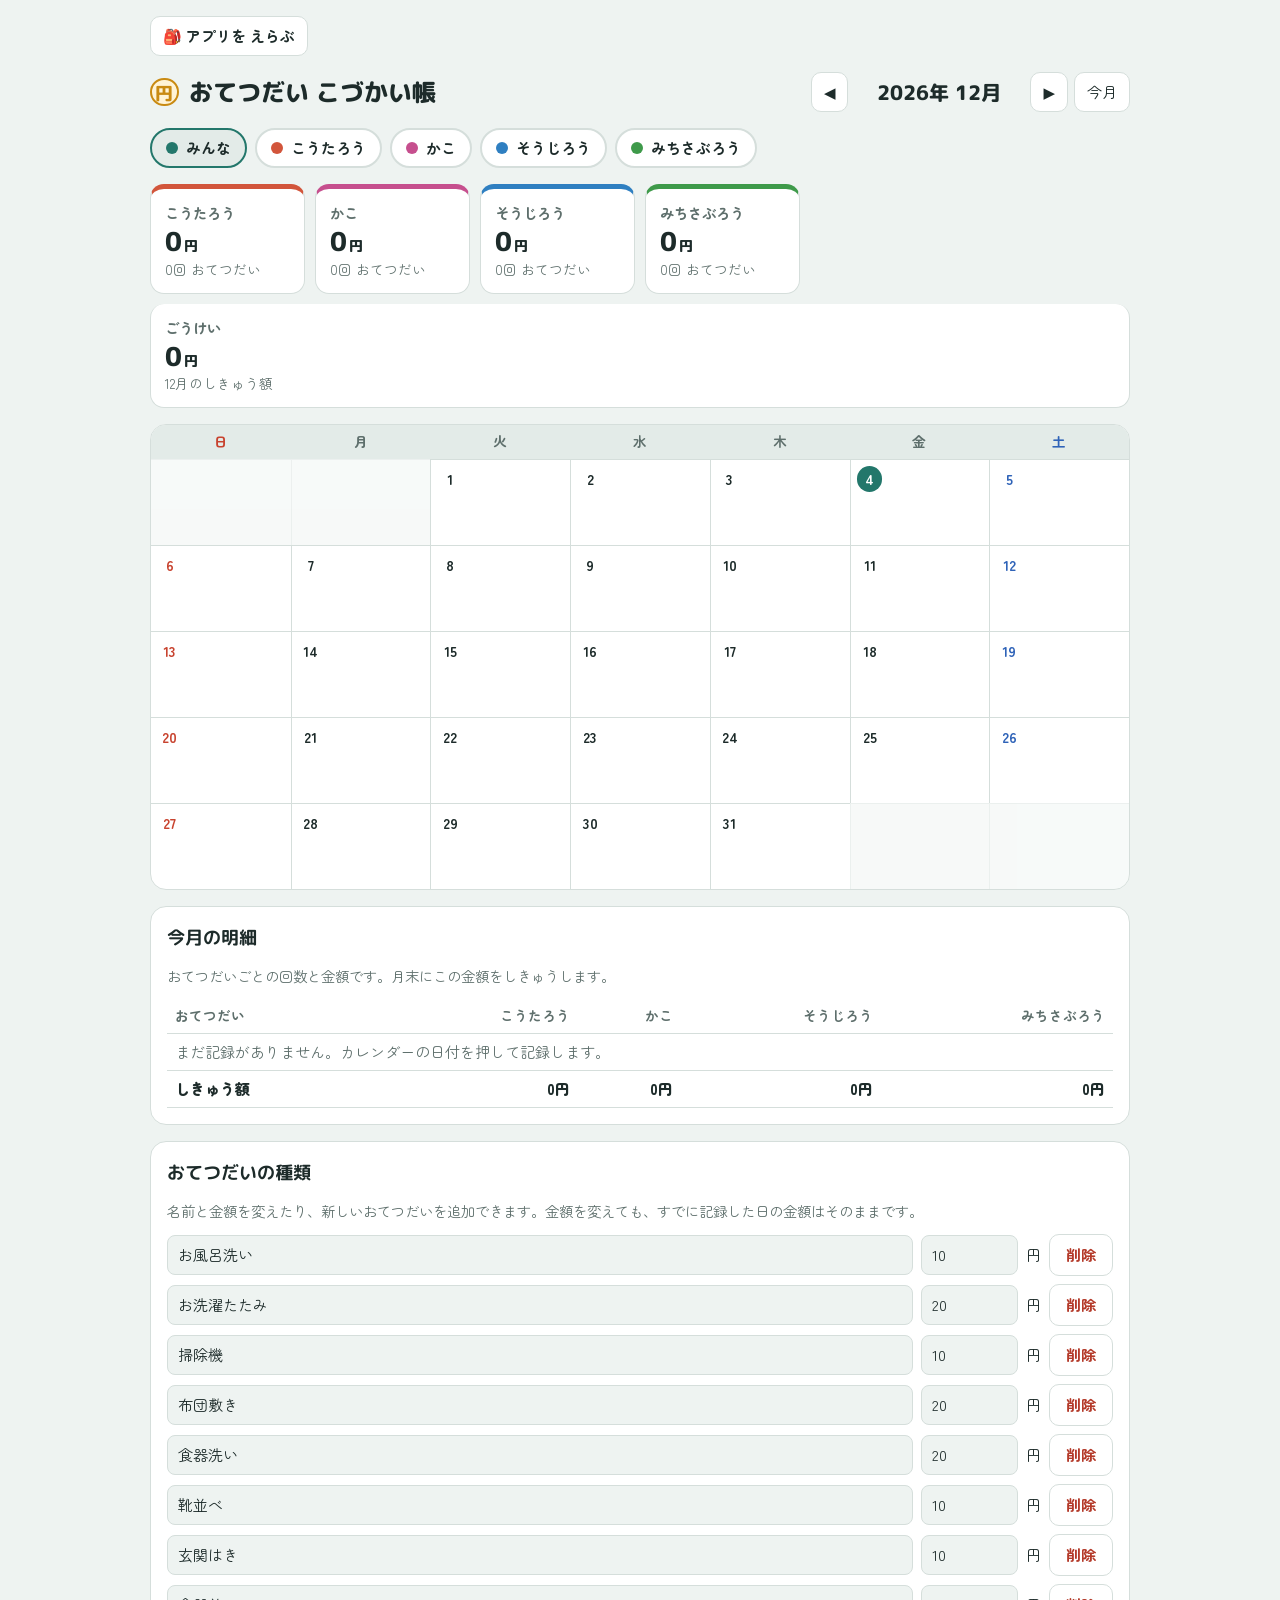
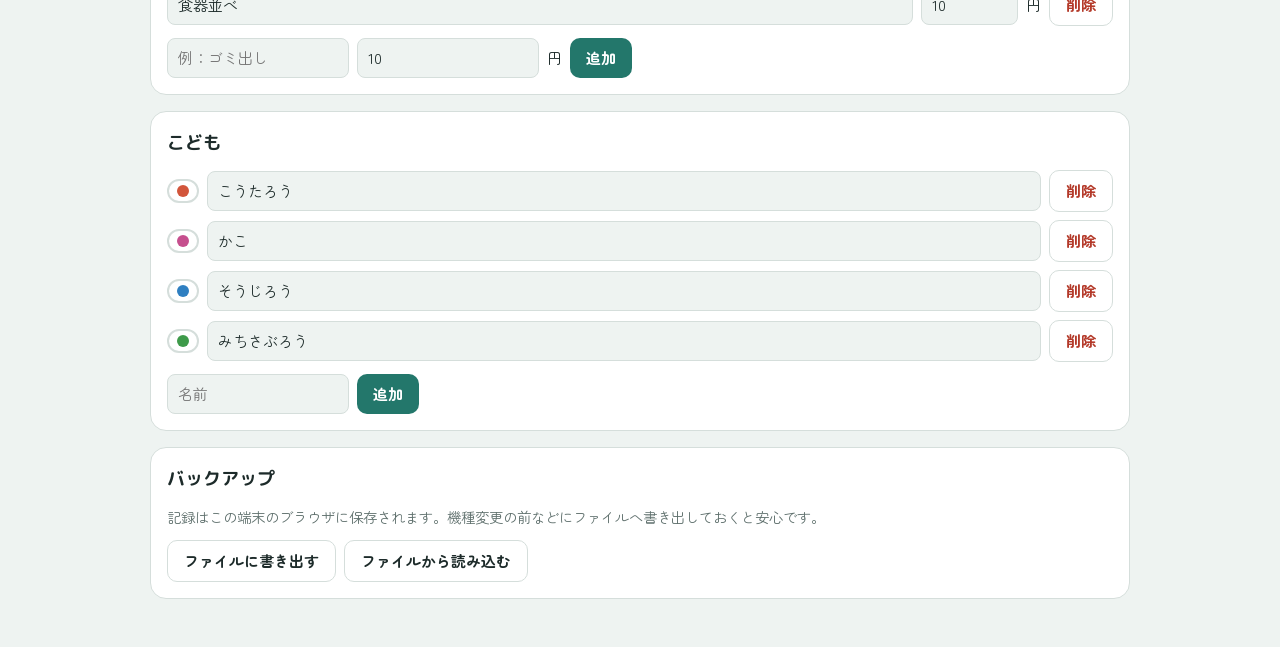
<file: index.html>
<!doctype html>
<html lang="ja">
<head>
<meta charset="utf-8">
<meta name="viewport" content="width=device-width, initial-scale=1, viewport-fit=cover">
<title>おてつだい こづかい帳</title>
<link rel="preconnect" href="https://fonts.googleapis.com">
<link rel="preconnect" href="https://fonts.gstatic.com" crossorigin>
<link rel="stylesheet" href="https://fonts.googleapis.com/css2?family=M+PLUS+Rounded+1c:wght@500;800&family=Zen+Maru+Gothic:wght@500;700&display=swap">
<style>
:root{
  color-scheme: light;
  --bg:#EEF3F1;
  --paper:#FFFFFF;
  --ink:#1D2B2A;
  --muted:#5E6F6C;
  --line:#D5DEDB;
  --soft:#E3EBE8;
  --coin:#C98A12;
  --coin-bg:#FFF3D6;
  --accent:#23776B;
  --accent-ink:#FFFFFF;
  --sun:#C8432F;
  --sat:#2F63B8;
  --today:#23776B;
  --danger:#B43A2A;
  --k0:#D2553B; --k1:#C64F8E; --k2:#2F7FC1; --k3:#3E9A4A; --k4:#8A5CC2; --k5:#C98A12;
}
@media (prefers-color-scheme: dark){
  :root:not([data-theme="light"]){
    color-scheme: dark;
    --bg:#121A19; --paper:#1B2524; --ink:#E6EEEC; --muted:#9AAEAA; --line:#2E3C3A; --soft:#24302F;
    --coin:#F0B73E; --coin-bg:#3A2F16; --accent:#4FB3A3; --accent-ink:#0E1716;
    --sun:#F07A66; --sat:#7EA8F0; --today:#4FB3A3; --danger:#F07A66;
    --k0:#F07A5E; --k1:#E67CB3; --k2:#63A9E8; --k3:#6CC378; --k4:#B08BE6; --k5:#F0B73E;
  }
}
:root[data-theme="dark"]{
  color-scheme: dark;
  --bg:#121A19; --paper:#1B2524; --ink:#E6EEEC; --muted:#9AAEAA; --line:#2E3C3A; --soft:#24302F;
  --coin:#F0B73E; --coin-bg:#3A2F16; --accent:#4FB3A3; --accent-ink:#0E1716;
  --sun:#F07A66; --sat:#7EA8F0; --today:#4FB3A3; --danger:#F07A66;
  --k0:#F07A5E; --k1:#E67CB3; --k2:#63A9E8; --k3:#6CC378; --k4:#B08BE6; --k5:#F0B73E;
}
*{box-sizing:border-box}
[hidden]{display:none!important}
html,body{margin:0}
body{
  background:var(--bg); color:var(--ink);
  font-family:"Zen Maru Gothic","Hiragino Maru Gothic ProN","Hiragino Sans","Noto Sans JP",system-ui,sans-serif;
  font-size:15px; line-height:1.6;
  padding-inline:16px; padding-block:16px 48px;
}
.wrap{max-width:980px;margin:0 auto;display:flex;flex-direction:column;gap:16px}
h1,h2,h3{font-family:"M PLUS Rounded 1c","Zen Maru Gothic",system-ui,sans-serif;margin:0;text-wrap:balance}
button,input,select{font:inherit;color:inherit}
button{cursor:pointer}
:focus-visible{outline:3px solid var(--accent);outline-offset:2px}
.num{font-variant-numeric:tabular-nums}

header.top{display:flex;flex-wrap:wrap;align-items:center;justify-content:space-between;gap:12px}
header.top h1{font-size:1.5rem;font-weight:800;display:flex;align-items:center;gap:10px}
.coin{display:inline-grid;place-items:center;width:1.6em;height:1.6em;border-radius:50%;background:var(--coin-bg);color:var(--coin);border:2px solid var(--coin);font-size:.75em;font-weight:800;flex:none}
.monthnav{display:flex;align-items:center;gap:6px}
.monthnav .label{font-family:"M PLUS Rounded 1c",sans-serif;font-weight:800;font-size:1.25rem;min-width:8.5em;text-align:center}
.iconbtn{border:1px solid var(--line);background:var(--paper);border-radius:10px;padding:6px 12px;min-height:40px}
.iconbtn:hover{background:var(--soft)}

.tabs{display:flex;flex-wrap:wrap;gap:8px}
.tab{border:2px solid var(--line);background:var(--paper);border-radius:999px;padding:6px 14px;display:flex;align-items:center;gap:8px;font-weight:700}
.tab .dot{width:12px;height:12px;border-radius:50%;background:var(--kc,var(--muted))}
.tab[aria-pressed="true"]{border-color:var(--kc,var(--accent));background:var(--soft)}

.summary{display:grid;grid-template-columns:repeat(auto-fit,minmax(150px,1fr));gap:10px}
.sum{background:var(--paper);border:1px solid var(--line);border-radius:14px;padding:12px 14px;display:flex;flex-direction:column;gap:2px;border-top:5px solid var(--kc)}
.sum .who{font-weight:700;color:var(--muted);font-size:.9rem}
.sum .yen{font-family:"M PLUS Rounded 1c",sans-serif;font-weight:800;font-size:1.6rem;line-height:1.2}
.sum .yen small{font-size:.9rem;margin-left:2px}
.sum .cnt{font-size:.85rem;color:var(--muted)}
.sum.total{border-top-color:var(--coin);grid-column:1/-1}

.cal{background:var(--paper);border:1px solid var(--line);border-radius:16px;overflow:hidden}
.dow,.grid{display:grid;grid-template-columns:repeat(7,minmax(0,1fr))}
.dow div{text-align:center;font-weight:700;font-size:.85rem;padding:6px 0;background:var(--soft);color:var(--muted)}
.dow div:first-child{color:var(--sun)} .dow div:last-child{color:var(--sat)}
.day{border:0;border-top:1px solid var(--line);border-left:1px solid var(--line);background:transparent;text-align:left;padding:6px;min-height:86px;display:flex;flex-direction:column;gap:3px;min-width:0}
.grid .day:nth-child(7n+1){border-left:0}
.day:hover{background:var(--soft)}
.day.out{background:var(--bg);opacity:.45;cursor:default}
.day .d{font-weight:700;font-size:.9rem;width:1.8em;height:1.8em;display:grid;place-items:center;border-radius:50%}
.day.sun .d{color:var(--sun)} .day.sat .d{color:var(--sat)}
.day.today .d{background:var(--today);color:var(--accent-ink)}
.chips{display:flex;flex-direction:column;gap:2px;min-width:0}
.chip{font-size:.72rem;line-height:1.35;border-radius:6px;padding:1px 5px;background:color-mix(in srgb,var(--kc) 16%,transparent);color:var(--ink);border-left:3px solid var(--kc);white-space:nowrap;overflow:hidden;text-overflow:ellipsis}
.chip b{font-weight:700}
.marks{display:flex;flex-wrap:wrap;gap:3px}
.mark{font-size:.7rem;padding:0 5px;border-radius:6px;background:var(--coin-bg);color:var(--ink);white-space:nowrap;max-width:100%;overflow:hidden;text-overflow:ellipsis}
.daytotal{margin-top:auto;font-weight:800;color:var(--coin);font-size:.85rem}

.panel{background:var(--paper);border:1px solid var(--line);border-radius:16px;padding:16px;display:flex;flex-direction:column;gap:12px}
.panel h2{font-size:1.15rem}
.panel .hint{color:var(--muted);font-size:.9rem;margin:0}
.bd{overflow-x:auto}
table{border-collapse:collapse;width:100%;min-width:420px}
th,td{padding:6px 8px;border-bottom:1px solid var(--line);text-align:right;white-space:nowrap}
th:first-child,td:first-child{text-align:left}
thead th{font-size:.85rem;color:var(--muted)}
tfoot td{font-weight:800}

.chorelist{display:flex;flex-direction:column;gap:8px}
.chore{display:flex;align-items:center;gap:8px;flex-wrap:wrap}
.chore input[type=text]{flex:1 1 140px;min-width:0}
.chore input[type=number]{width:6.5em}
input[type=text],input[type=number]{border:1px solid var(--line);background:var(--bg);border-radius:8px;padding:6px 10px;min-height:40px}
.btn{border:0;background:var(--accent);color:var(--accent-ink);border-radius:10px;padding:8px 16px;font-weight:700;min-height:40px}
.btn.ghost{background:transparent;color:var(--ink);border:1px solid var(--line)}
.btn.danger{background:transparent;color:var(--danger);border:1px solid var(--line)}
.row{display:flex;gap:8px;flex-wrap:wrap;align-items:center}

/* 日付ダイアログ */
.sheet{position:fixed;inset:0;background:rgb(0 0 0 / .35);display:flex;align-items:flex-end;justify-content:center;z-index:10}
.sheet .box{background:var(--paper);width:100%;max-width:560px;max-height:88vh;overflow:auto;border-radius:18px 18px 0 0;padding:18px 16px calc(18px + env(safe-area-inset-bottom,0px));display:flex;flex-direction:column;gap:14px}
@media (min-width:640px){.sheet{align-items:center}.sheet .box{border-radius:18px}}
.sheet h3{font-size:1.2rem}
.kidblock{display:flex;flex-direction:column;gap:8px}
.kidblock .kh{display:flex;justify-content:space-between;align-items:center;font-weight:700;border-left:5px solid var(--kc);padding-left:8px}
.opts{display:grid;grid-template-columns:repeat(auto-fill,minmax(140px,1fr));gap:8px}
.opt{border:2px solid var(--line);background:var(--bg);border-radius:12px;padding:10px;text-align:left;display:flex;flex-direction:column;gap:2px;min-height:60px}
.opt .p{color:var(--coin);font-weight:800;font-size:.9rem}
.opt[aria-pressed="true"]{border-color:var(--kc);background:color-mix(in srgb,var(--kc) 18%,var(--paper))}
.opt[aria-pressed="true"] .n::before{content:"✓ ";color:var(--kc);font-weight:800}
.opt.gone{border-style:dashed}

@media (max-width:560px){
  .day{min-height:64px;padding:4px}
  .chip{font-size:.62rem;padding:0 3px}
  .chip .cn{display:none}
  .mark{display:none}
  .marks::after{content:attr(data-n);font-size:.7rem;color:var(--muted)}
  header.top h1{font-size:1.25rem}
}
@media (prefers-reduced-motion:no-preference){.opt,.tab,.day{transition:background-color .15s,border-color .15s}}
.to-apps{align-self:flex-start;display:inline-flex;align-items:center;font-weight:700;text-decoration:none;color:inherit}
</style>
</head>
<body>
<div class="wrap">
  <a class="iconbtn to-apps" href="https://yusandonatural.github.io/idea-/kids/">🎒 アプリを えらぶ</a>
  <header class="top">
    <h1><span class="coin">円</span>おてつだい こづかい帳</h1>
    <div class="monthnav">
      <button class="iconbtn" id="prev" aria-label="前の月">◀</button>
      <div class="label num" id="monthLabel"></div>
      <button class="iconbtn" id="next" aria-label="次の月">▶</button>
      <button class="iconbtn" id="thisMonth">今月</button>
    </div>
  </header>

  <div class="tabs" id="tabs" role="group" aria-label="表示する子ども"></div>

  <div class="summary" id="summary"></div>

  <section class="cal" aria-label="カレンダー">
    <div class="dow"><div>日</div><div>月</div><div>火</div><div>水</div><div>木</div><div>金</div><div>土</div></div>
    <div class="grid" id="grid"></div>
  </section>

  <section class="panel">
    <h2>今月の明細</h2>
    <p class="hint">おてつだいごとの回数と金額です。月末にこの金額をしきゅうします。</p>
    <div class="bd"><table id="detail"></table></div>
  </section>

  <section class="panel">
    <h2>おてつだいの種類</h2>
    <p class="hint">名前と金額を変えたり、新しいおてつだいを追加できます。金額を変えても、すでに記録した日の金額はそのままです。</p>
    <div class="chorelist" id="choreList"></div>
    <form class="row" id="addChore">
      <input type="text" id="newChoreName" placeholder="例：ゴミ出し" aria-label="おてつだいの名前" required>
      <input type="number" id="newChorePrice" min="0" step="10" value="10" aria-label="金額（円）" required>
      <span>円</span>
      <button class="btn" type="submit">追加</button>
    </form>
  </section>

  <section class="panel">
    <h2>こども</h2>
    <div class="chorelist" id="kidList"></div>
    <form class="row" id="addKid">
      <input type="text" id="newKidName" placeholder="名前" aria-label="こどもの名前" required>
      <button class="btn" type="submit">追加</button>
    </form>
  </section>

  <section class="panel">
    <h2>バックアップ</h2>
    <p class="hint">記録はこの端末のブラウザに保存されます。機種変更の前などにファイルへ書き出しておくと安心です。</p>
    <div class="row">
      <button class="btn ghost" id="exportBtn">ファイルに書き出す</button>
      <label class="btn ghost" for="importFile">ファイルから読み込む</label>
      <input type="file" id="importFile" accept="application/json" hidden>
    </div>
  </section>
</div>

<div class="sheet" id="sheet" hidden>
  <div class="box" role="dialog" aria-modal="true" aria-labelledby="sheetTitle">
    <div class="row" style="justify-content:space-between">
      <h3 id="sheetTitle"></h3>
      <button class="btn" id="sheetClose">とじる</button>
    </div>
    <div id="sheetBody" class="chorelist"></div>
  </div>
</div>

<script>
const KEY = "otetsudai-kozukai-v1";
const KID_COLORS = 6;
const uid = () => Math.random().toString(36).slice(2, 9);

function defaults() {
  const chores = [
    ["お風呂洗い", 10], ["お洗濯たたみ", 20], ["掃除機", 10], ["布団敷き", 20],
    ["食器洗い", 20], ["靴並べ", 10], ["玄関はき", 10], ["食器並べ", 10],
  ].map(([name, price]) => ({ id: uid(), name, price }));
  const kids = ["こうたろう", "かこ", "そうじろう", "みちさぶろう"]
    .map((name, i) => ({ id: uid(), name, color: i }));
  return { chores, kids, records: {} };
}

// records[YYYY-MM-DD][kidId][choreId] = { n: 名前, p: 記録時の金額 }
let state;
try { state = JSON.parse(localStorage.getItem(KEY)) || defaults(); } catch { state = defaults(); }
function save() { try { localStorage.setItem(KEY, JSON.stringify(state)); } catch {} }

const now = new Date();
let view = { y: now.getFullYear(), m: now.getMonth(), kid: "all" };

const $ = (id) => document.getElementById(id);
const pad = (n) => String(n).padStart(2, "0");
const ymd = (y, m, d) => `${y}-${pad(m + 1)}-${pad(d)}`;
const yen = (n) => n.toLocaleString("ja-JP");
const kidColor = (k) => `var(--k${k.color % KID_COLORS})`;
const esc = (s) => String(s).replace(/[&<>"']/g, (c) => ({ "&": "&amp;", "<": "&lt;", ">": "&gt;", '"': "&quot;", "'": "&#39;" }[c]));

function dayEntries(date, kidId) {
  return Object.values(state.records[date]?.[kidId] || {});
}
function daySum(date, kidId) {
  return dayEntries(date, kidId).reduce((s, e) => s + e.p, 0);
}
function monthDates() {
  const n = new Date(view.y, view.m + 1, 0).getDate();
  return Array.from({ length: n }, (_, i) => ymd(view.y, view.m, i + 1));
}

function renderTabs() {
  const tabs = [{ id: "all", name: "みんな" }, ...state.kids];
  $("tabs").innerHTML = tabs.map((k) =>
    `<button class="tab" data-kid="${k.id}" aria-pressed="${view.kid === k.id}" style="--kc:${k.id === "all" ? "var(--accent)" : kidColor(k)}"><span class="dot"></span>${esc(k.name)}</button>`
  ).join("");
}

function renderSummary() {
  const dates = monthDates();
  let total = 0;
  const cards = state.kids.map((k) => {
    let sum = 0, cnt = 0;
    dates.forEach((d) => { const e = dayEntries(d, k.id); cnt += e.length; sum += e.reduce((s, x) => s + x.p, 0); });
    total += sum;
    return `<div class="sum" style="--kc:${kidColor(k)}"><span class="who">${esc(k.name)}</span><span class="yen num">${yen(sum)}<small>円</small></span><span class="cnt num">${cnt}回 おてつだい</span></div>`;
  });
  cards.push(`<div class="sum total"><span class="who">ごうけい</span><span class="yen num">${yen(total)}<small>円</small></span><span class="cnt">${view.m + 1}月のしきゅう額</span></div>`);
  $("summary").innerHTML = cards.join("");
}

function renderCalendar() {
  $("monthLabel").textContent = `${view.y}年 ${view.m + 1}月`;
  const first = new Date(view.y, view.m, 1).getDay();
  const days = new Date(view.y, view.m + 1, 0).getDate();
  const cells = Math.ceil((first + days) / 7) * 7;
  const todayStr = ymd(now.getFullYear(), now.getMonth(), now.getDate());
  let html = "";
  for (let i = 0; i < cells; i++) {
    const d = i - first + 1;
    if (d < 1 || d > days) { html += `<div class="day out" aria-hidden="true"></div>`; continue; }
    const date = ymd(view.y, view.m, d);
    const dow = i % 7;
    const cls = ["day", dow === 0 && "sun", dow === 6 && "sat", date === todayStr && "today"].filter(Boolean).join(" ");
    let body = "", label = `${view.m + 1}月${d}日`;
    if (view.kid === "all") {
      const chips = state.kids.map((k) => {
        const s = daySum(date, k.id);
        return s ? `<span class="chip num" style="--kc:${kidColor(k)}"><span class="cn">${esc(k.name.slice(0, 3))} </span><b>${s}</b>円</span>` : "";
      }).join("");
      body = `<div class="chips">${chips}</div>`;
    } else {
      const e = dayEntries(date, view.kid);
      const s = e.reduce((a, x) => a + x.p, 0);
      body = `<div class="marks" data-n="${e.length ? e.length + "こ" : ""}">${e.map((x) => `<span class="mark">${esc(x.n)}</span>`).join("")}</div>` +
        (s ? `<span class="daytotal num">${s}円</span>` : "");
    }
    html += `<button class="${cls}" data-date="${date}" aria-label="${label}"><span class="d num">${d}</span>${body}</button>`;
  }
  $("grid").innerHTML = html;
}

function renderDetail() {
  const dates = monthDates();
  // 金額が変わったおてつだいも名前ごとにまとめる
  const rows = new Map();
  const kidTotals = state.kids.map(() => 0);
  dates.forEach((date) => state.kids.forEach((k, ki) => {
    Object.entries(state.records[date]?.[k.id] || {}).forEach(([cid, e]) => {
      if (!rows.has(cid)) rows.set(cid, { name: e.n, per: state.kids.map(() => ({ c: 0, s: 0 })) });
      const r = rows.get(cid).per[ki]; r.c++; r.s += e.p; kidTotals[ki] += e.p;
    });
  }));
  const order = state.chores.map((c) => c.id).filter((id) => rows.has(id)).concat([...rows.keys()].filter((id) => !state.chores.some((c) => c.id === id)));
  const head = `<thead><tr><th>おてつだい</th>${state.kids.map((k) => `<th>${esc(k.name)}</th>`).join("")}</tr></thead>`;
  const body = order.length
    ? order.map((id) => { const r = rows.get(id); return `<tr><td>${esc(r.name)}</td>${r.per.map((p) => `<td class="num">${p.c ? `${p.c}回 / ${yen(p.s)}円` : "—"}</td>`).join("")}</tr>`; }).join("")
    : `<tr><td colspan="${state.kids.length + 1}" style="text-align:left;color:var(--muted)">まだ記録がありません。カレンダーの日付を押して記録します。</td></tr>`;
  const foot = `<tfoot><tr><td>しきゅう額</td>${kidTotals.map((t) => `<td class="num">${yen(t)}円</td>`).join("")}</tr></tfoot>`;
  $("detail").innerHTML = head + `<tbody>${body}</tbody>` + foot;
}

function renderChores() {
  $("choreList").innerHTML = state.chores.map((c) => `
    <div class="chore" data-id="${c.id}">
      <input type="text" id="cn-${c.id}" value="${esc(c.name)}" data-f="name" aria-label="おてつだいの名前">
      <input type="number" id="cp-${c.id}" value="${c.price}" min="0" step="10" data-f="price" aria-label="金額（円）"><span>円</span>
      <button class="btn danger" data-del="${c.id}">${pendingDelete === c.id ? "本当に消す" : "削除"}</button>
    </div>`).join("");
}

function renderKids() {
  $("kidList").innerHTML = state.kids.map((k) => `
    <div class="chore" data-id="${k.id}">
      <span class="tab" style="--kc:${kidColor(k)};padding:4px 8px" aria-hidden="true"><span class="dot"></span></span>
      <input type="text" id="kn-${k.id}" value="${esc(k.name)}" aria-label="名前">
      <button class="btn danger" data-delkid="${k.id}">${pendingDelete === k.id ? "本当に消す" : "削除"}</button>
    </div>`).join("");
}

function render() { renderTabs(); renderSummary(); renderCalendar(); renderDetail(); renderChores(); renderKids(); }

// ---- 日付を押したとき ----
let openDate = null;
function renderSheet() {
  const [y, m, d] = openDate.split("-").map(Number);
  const w = "日月火水木金土"[new Date(y, m - 1, d).getDay()];
  $("sheetTitle").textContent = `${m}月${d}日（${w}）のおてつだい`;
  const kids = view.kid === "all" ? state.kids : state.kids.filter((k) => k.id === view.kid);
  $("sheetBody").innerHTML = kids.map((k) => {
    const rec = state.records[openDate]?.[k.id] || {};
    const opts = state.chores.map((c) => {
      const on = !!rec[c.id];
      const p = on ? rec[c.id].p : c.price;
      return `<button class="opt" aria-pressed="${on}" data-kid="${k.id}" data-chore="${c.id}"><span class="n">${esc(c.name)}</span><span class="p num">${p}円</span></button>`;
    });
    // 削除済みのおてつだいの記録も表示して外せるようにする
    Object.entries(rec).forEach(([cid, e]) => {
      if (!state.chores.some((c) => c.id === cid))
        opts.push(`<button class="opt gone" aria-pressed="true" data-kid="${k.id}" data-chore="${cid}"><span class="n">${esc(e.n)}</span><span class="p num">${e.p}円</span></button>`);
    });
    return `<div class="kidblock" style="--kc:${kidColor(k)}"><div class="kh"><span>${esc(k.name)}</span><span class="num" style="color:var(--coin)">${daySum(openDate, k.id)}円</span></div><div class="opts">${opts.join("")}</div></div>`;
  }).join("");
}
function openSheet(date) { openDate = date; renderSheet(); $("sheet").hidden = false; $("sheetClose").focus(); }
function closeSheet() { $("sheet").hidden = true; openDate = null; }

$("sheetBody").addEventListener("click", (e) => {
  const b = e.target.closest(".opt"); if (!b) return;
  const { kid, chore } = b.dataset;
  const day = (state.records[openDate] ||= {});
  const rec = (day[kid] ||= {});
  if (rec[chore]) delete rec[chore];
  else { const c = state.chores.find((x) => x.id === chore); rec[chore] = { n: c.name, p: c.price }; }
  if (!Object.keys(rec).length) delete day[kid];
  if (!Object.keys(day).length) delete state.records[openDate];
  save(); renderSheet(); renderSummary(); renderCalendar(); renderDetail();
});
$("sheetClose").onclick = closeSheet;
$("sheet").addEventListener("click", (e) => { if (e.target === $("sheet")) closeSheet(); });
document.addEventListener("keydown", (e) => { if (e.key === "Escape" && !$("sheet").hidden) closeSheet(); });

// ---- ナビゲーション ----
function shift(n) { const d = new Date(view.y, view.m + n, 1); view.y = d.getFullYear(); view.m = d.getMonth(); render(); }
$("prev").onclick = () => shift(-1);
$("next").onclick = () => shift(1);
$("thisMonth").onclick = () => { view.y = now.getFullYear(); view.m = now.getMonth(); render(); };
$("tabs").addEventListener("click", (e) => { const b = e.target.closest(".tab"); if (b) { view.kid = b.dataset.kid; render(); } });
$("grid").addEventListener("click", (e) => { const b = e.target.closest(".day[data-date]"); if (b) openSheet(b.dataset.date); });

// ---- おてつだい・こどもの編集 ----
let pendingDelete = null;
$("choreList").addEventListener("change", (e) => {
  const row = e.target.closest(".chore"); const c = state.chores.find((x) => x.id === row.dataset.id);
  if (e.target.dataset.f === "name") c.name = e.target.value.trim() || c.name;
  else c.price = Math.max(0, parseInt(e.target.value, 10) || 0);
  save(); render();
});
$("choreList").addEventListener("click", (e) => {
  const id = e.target.dataset.del; if (!id) return;
  if (pendingDelete !== id) { pendingDelete = id; renderChores(); return; }
  state.chores = state.chores.filter((c) => c.id !== id); pendingDelete = null; save(); render();
});
$("addChore").addEventListener("submit", (e) => {
  e.preventDefault();
  const name = $("newChoreName").value.trim(); if (!name) return;
  state.chores.push({ id: uid(), name, price: Math.max(0, parseInt($("newChorePrice").value, 10) || 0) });
  $("newChoreName").value = ""; save(); render();
});
$("kidList").addEventListener("change", (e) => {
  const k = state.kids.find((x) => x.id === e.target.closest(".chore").dataset.id);
  k.name = e.target.value.trim() || k.name; save(); render();
});
$("kidList").addEventListener("click", (e) => {
  const id = e.target.dataset.delkid; if (!id) return;
  if (pendingDelete !== id) { pendingDelete = id; renderKids(); return; }
  state.kids = state.kids.filter((k) => k.id !== id);
  Object.values(state.records).forEach((day) => delete day[id]);
  if (view.kid === id) view.kid = "all";
  pendingDelete = null; save(); render();
});
$("addKid").addEventListener("submit", (e) => {
  e.preventDefault();
  const name = $("newKidName").value.trim(); if (!name) return;
  const used = new Set(state.kids.map((k) => k.color));
  let color = 0; while (used.has(color) && color < KID_COLORS) color++;
  state.kids.push({ id: uid(), name, color: color % KID_COLORS });
  $("newKidName").value = ""; save(); render();
});

// ---- バックアップ ----
$("exportBtn").onclick = () => {
  const blob = new Blob([JSON.stringify(state, null, 2)], { type: "application/json" });
  const a = document.createElement("a");
  a.href = URL.createObjectURL(blob);
  a.download = `kozukai-${new Date().toISOString().slice(0, 10)}.json`;
  a.click(); URL.revokeObjectURL(a.href);
};
$("importFile").addEventListener("change", async (e) => {
  const f = e.target.files[0]; if (!f) return;
  try {
    const data = JSON.parse(await f.text());
    if (!Array.isArray(data.chores) || !Array.isArray(data.kids) || typeof data.records !== "object") throw 0;
    state = data; save(); view.kid = "all"; render();
  } catch { $("importFile").value = ""; alert("読み込めませんでした。書き出したファイルを選んでください。"); }
  e.target.value = "";
});

render();
</script>
</body>
</html>
</file>
